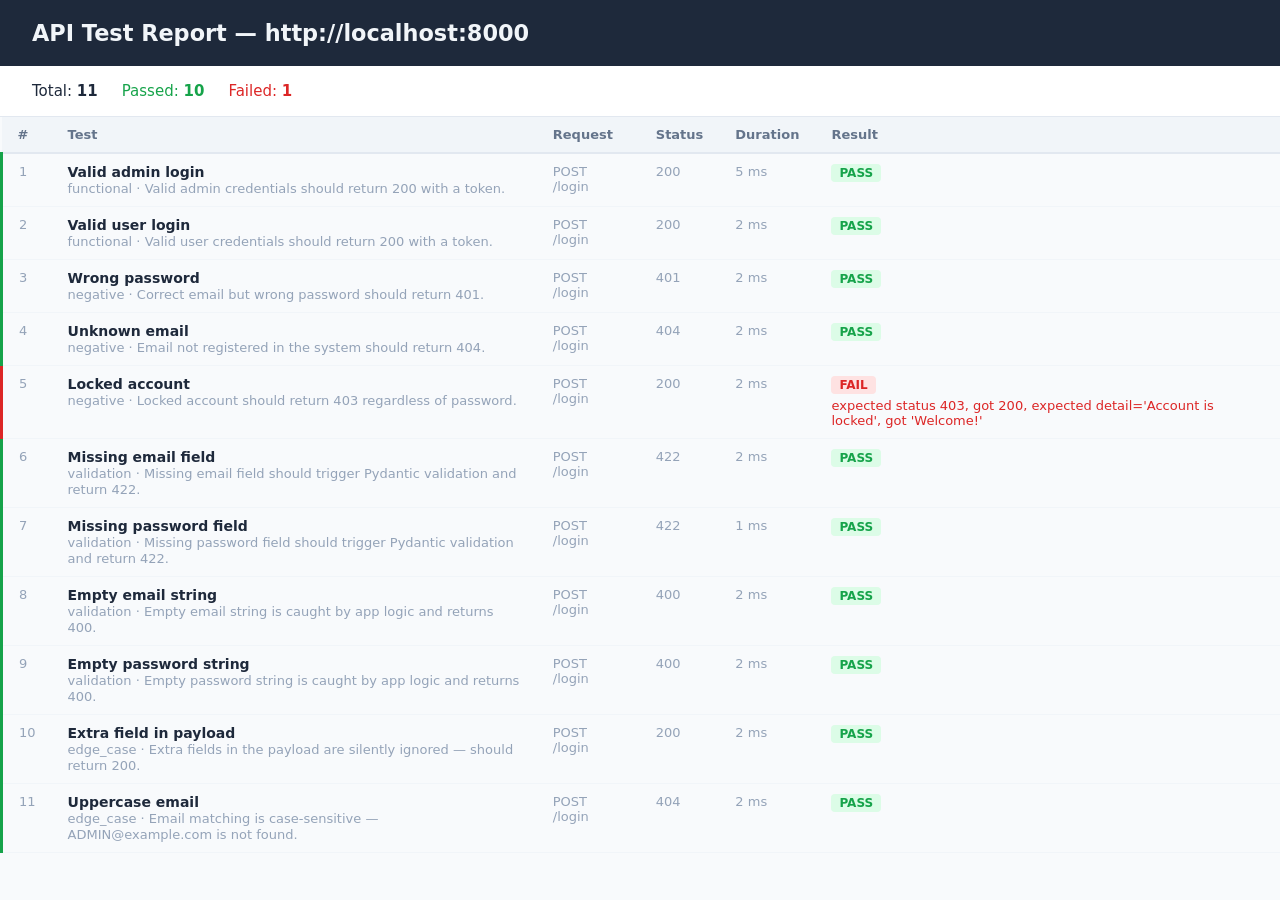
<file: examples/reports/tester_report.html>
<!DOCTYPE html>
<html lang="en">
<head>
<meta charset="utf-8">
<title>Test Report</title>
<style>
  body { font-family: 'Segoe UI', system-ui, sans-serif; font-size: 16px; margin: 0; padding: 0; background: #f8fafc; color: #1e293b; }
  header { background: #1e293b; color: #f1f5f9; padding: 20px 32px; font-size: 1.4rem; font-weight: 700; }
  .summary { display: flex; gap: 24px; padding: 16px 32px; background: #fff; border-bottom: 1px solid #e2e8f0; font-size: 15px; }
  .summary span { font-weight: 700; }
  .pass { color: #16a34a; } .fail { color: #dc2626; } .err { color: #ea580c; }
  table { width: 100%; border-collapse: collapse; }
  th { background: #f1f5f9; text-align: left; padding: 10px 16px; font-size: 13px; color: #64748b; border-bottom: 2px solid #e2e8f0; position: sticky; top: 0; }
  td { padding: 10px 16px; border-bottom: 1px solid #f1f5f9; font-size: 14px; vertical-align: top; }
  tr:hover td { background: #f8fafc; }
  .row-pass td:first-child { border-left: 3px solid #16a34a; }
  .row-fail td:first-child { border-left: 3px solid #dc2626; }
  .row-err  td:first-child { border-left: 3px solid #ea580c; }
  .badge { display: inline-block; border-radius: 4px; padding: 2px 8px; font-size: 12px; font-weight: 600; }
  .badge-pass { background: #dcfce7; color: #16a34a; }
  .badge-fail { background: #fee2e2; color: #dc2626; }
  .badge-err  { background: #ffedd5; color: #ea580c; }
  .reason { color: #dc2626; font-size: 13px; margin-top: 4px; }
  .dim { color: #94a3b8; font-size: 13px; }
</style>
</head>
<body>
<header>API Test Report — http://localhost:8000</header>
<div class="summary">
  <div>Total: <span>11</span></div>
  <div class="pass">Passed: <span>10</span></div>
  <div class="fail">Failed: <span>1</span></div>
</div>
<table>
  <thead><tr><th>#</th><th>Test</th><th>Request</th><th>Status</th><th>Duration</th><th>Result</th></tr></thead>
  <tbody><tr class="row-pass">
  <td class="dim">1</td>
  <td><strong>Valid admin login</strong><br><span class="dim">functional · Valid admin credentials should return 200 with a token.</span></td>
  <td class="dim">POST /login</td>
  <td class="dim">200</td>
  <td class="dim">5 ms</td>
  <td><span class="badge badge-pass">PASS</span></td>
</tr><tr class="row-pass">
  <td class="dim">2</td>
  <td><strong>Valid user login</strong><br><span class="dim">functional · Valid user credentials should return 200 with a token.</span></td>
  <td class="dim">POST /login</td>
  <td class="dim">200</td>
  <td class="dim">2 ms</td>
  <td><span class="badge badge-pass">PASS</span></td>
</tr><tr class="row-pass">
  <td class="dim">3</td>
  <td><strong>Wrong password</strong><br><span class="dim">negative · Correct email but wrong password should return 401.</span></td>
  <td class="dim">POST /login</td>
  <td class="dim">401</td>
  <td class="dim">2 ms</td>
  <td><span class="badge badge-pass">PASS</span></td>
</tr><tr class="row-pass">
  <td class="dim">4</td>
  <td><strong>Unknown email</strong><br><span class="dim">negative · Email not registered in the system should return 404.</span></td>
  <td class="dim">POST /login</td>
  <td class="dim">404</td>
  <td class="dim">2 ms</td>
  <td><span class="badge badge-pass">PASS</span></td>
</tr><tr class="row-fail">
  <td class="dim">5</td>
  <td><strong>Locked account</strong><br><span class="dim">negative · Locked account should return 403 regardless of password.</span></td>
  <td class="dim">POST /login</td>
  <td class="dim">200</td>
  <td class="dim">2 ms</td>
  <td><span class="badge badge-fail">FAIL</span><div class="reason">expected status 403, got 200, expected detail='Account is locked', got 'Welcome!'</div></td>
</tr><tr class="row-pass">
  <td class="dim">6</td>
  <td><strong>Missing email field</strong><br><span class="dim">validation · Missing email field should trigger Pydantic validation and return 422.</span></td>
  <td class="dim">POST /login</td>
  <td class="dim">422</td>
  <td class="dim">2 ms</td>
  <td><span class="badge badge-pass">PASS</span></td>
</tr><tr class="row-pass">
  <td class="dim">7</td>
  <td><strong>Missing password field</strong><br><span class="dim">validation · Missing password field should trigger Pydantic validation and return 422.</span></td>
  <td class="dim">POST /login</td>
  <td class="dim">422</td>
  <td class="dim">1 ms</td>
  <td><span class="badge badge-pass">PASS</span></td>
</tr><tr class="row-pass">
  <td class="dim">8</td>
  <td><strong>Empty email string</strong><br><span class="dim">validation · Empty email string is caught by app logic and returns 400.</span></td>
  <td class="dim">POST /login</td>
  <td class="dim">400</td>
  <td class="dim">2 ms</td>
  <td><span class="badge badge-pass">PASS</span></td>
</tr><tr class="row-pass">
  <td class="dim">9</td>
  <td><strong>Empty password string</strong><br><span class="dim">validation · Empty password string is caught by app logic and returns 400.</span></td>
  <td class="dim">POST /login</td>
  <td class="dim">400</td>
  <td class="dim">2 ms</td>
  <td><span class="badge badge-pass">PASS</span></td>
</tr><tr class="row-pass">
  <td class="dim">10</td>
  <td><strong>Extra field in payload</strong><br><span class="dim">edge_case · Extra fields in the payload are silently ignored — should return 200.</span></td>
  <td class="dim">POST /login</td>
  <td class="dim">200</td>
  <td class="dim">2 ms</td>
  <td><span class="badge badge-pass">PASS</span></td>
</tr><tr class="row-pass">
  <td class="dim">11</td>
  <td><strong>Uppercase email</strong><br><span class="dim">edge_case · Email matching is case-sensitive — ADMIN@example.com is not found.</span></td>
  <td class="dim">POST /login</td>
  <td class="dim">404</td>
  <td class="dim">2 ms</td>
  <td><span class="badge badge-pass">PASS</span></td>
</tr></tbody>
</table>
</body>
</html>
</file>
